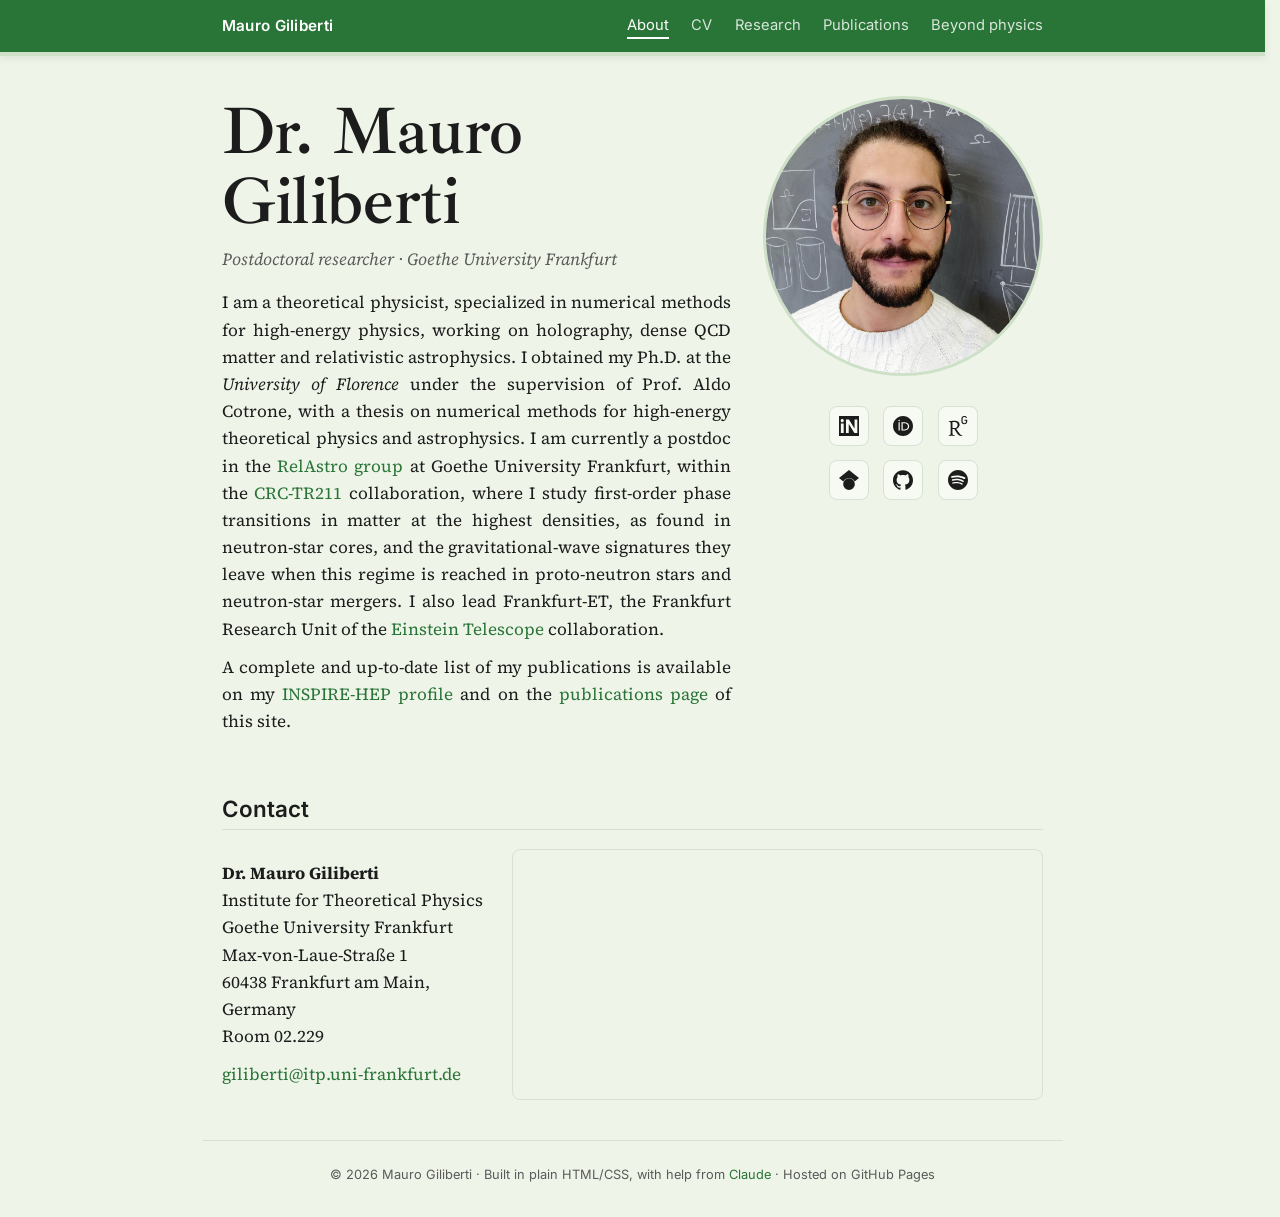
<file: index.html>
<!DOCTYPE html>
<html lang="en">
<head>
  <meta charset="UTF-8" />
  <meta name="viewport" content="width=device-width, initial-scale=1.0" />
  <title>Mauro Giliberti — Theoretical Physicist</title>
  <meta name="description" content="Personal webpage of Mauro Giliberti, postdoctoral researcher at Goethe University Frankfurt, working on holography and the physics of dense QCD matter." />
  <link rel="stylesheet" href="style.css" />
  <link rel="icon" type="image/svg+xml" href="images/favicon.svg" />
  <script src="transitions.js"></script>

  <!-- Open Graph / Twitter preview card -->
  <meta property="og:type" content="profile" />
  <meta property="og:title" content="Dr. Mauro Giliberti — Theoretical Physicist" />
  <meta property="og:description" content="Postdoctoral researcher at Goethe University Frankfurt. Holography and phase transitions in dense QCD matter." />
  <meta property="og:url" content="https://cu2mauro.github.io/" />
  <meta property="og:image" content="https://cu2mauro.github.io/images/profile.jpg" />
  <meta name="twitter:card" content="summary" />
  <meta name="twitter:title" content="Dr. Mauro Giliberti — Theoretical Physicist" />
  <meta name="twitter:description" content="Postdoctoral researcher at Goethe University Frankfurt. Holography and phase transitions in dense QCD matter." />
  <meta name="twitter:image" content="https://cu2mauro.github.io/images/profile.jpg" />
</head>
<body>

  <nav class="topnav">
    <div class="inner">
      <span class="name"><a href="index.html">Mauro Giliberti</a></span>
      <ul>
        <li><a href="index.html" class="active">About</a></li>
        <li><a href="cv.html">CV</a></li>
        <li><a href="research.html">Research</a></li>
        <li><a href="publications.html">Publications</a></li>
        <li><a href="outreach.html">Beyond physics</a></li>
      </ul>
    </div>
  </nav>

  <main>
    <section>
      <div class="hero">
        <div class="text">
          <h1>Dr. Mauro Giliberti</h1>
          <p class="subtitle">Postdoctoral researcher · Goethe University Frankfurt</p>
          <p>
            I am a theoretical physicist, specialized in numerical methods for high-energy physics,
            working on holography, dense QCD matter and relativistic astrophysics. I obtained my Ph.D. at the
            <em>University of Florence</em> under the supervision of Prof. Aldo Cotrone, with a thesis on
            numerical methods for high-energy theoretical
            physics and astrophysics. I am currently a postdoc in the
            <a href="https://relastro.uni-frankfurt.de">RelAstro group</a>
            at Goethe University Frankfurt, within the
            <a href="https://crc-tr211.org">CRC-TR211</a> collaboration,
            where I study first-order phase transitions in matter at the highest
            densities, as found in neutron-star cores, and the gravitational-wave
            signatures they leave when this regime is reached in proto-neutron
            stars and neutron-star mergers. I also lead
            Frankfurt-ET, the Frankfurt Research Unit of the
            <a href="https://einsteintelescope.eu">Einstein Telescope</a> collaboration.
          </p>
          <p>
            A complete and up-to-date list of my publications is available on
            my
            <a href="https://inspirehep.net/authors/2707823">INSPIRE-HEP profile</a>
            and on the <a href="publications.html">publications page</a> of this site.
          </p>

        </div>

        <div class="photo">
          <img src="images/profile.jpg" alt="Mauro Giliberti" onerror="this.style.display='none'"/>
          <div class="icons">
            <a href="https://inspirehep.net/authors/2707823" title="INSPIRE-HEP">
              <svg viewBox="0 0 24 24" aria-hidden="true"><path d="M0 0v24h24V0H0zm3.873 3.6875c1.0359-.0008 1.8758.8391 1.875 1.875-.0003 1.035-.8399 1.8738-1.875 1.873C2.8387 7.4352 2.0003 6.5968 2 5.5625c-.0008-1.035.838-1.8747 1.873-1.875zm4.4903.5078h3.5312l6.7344 10.8125h.045V4.1953H22v16.1172h-3.5469l-6.7168-10.791h-.0468v10.791H8.3633V4.1953zm-6.123 4.7871s.013.0041 3.3886 0v11.2754H2.2402V8.9824z"/></svg>
            </a>
            <a href="https://orcid.org/0000-0001-6190-6947" title="ORCID">
              <svg viewBox="0 0 24 24" aria-hidden="true"><path d="M12 0C5.372 0 0 5.372 0 12s5.372 12 12 12 12-5.372 12-12S18.628 0 12 0zM7.369 4.378c.525 0 .947.431.947.947s-.422.947-.947.947a.95.95 0 0 1-.947-.947c0-.525.422-.947.947-.947zm-.722 3.038h1.444v10.041H6.647V7.416zm3.562 0h3.9c3.712 0 5.344 2.653 5.344 5.025 0 2.578-2.016 5.025-5.325 5.025h-3.919V7.416zm1.444 1.303v7.444h2.297c3.272 0 4.022-2.484 4.022-3.722 0-2.016-1.284-3.722-4.097-3.722h-2.222z"/></svg>
            </a>
            <a href="https://www.researchgate.net/profile/Mauro-Giliberti" title="ResearchGate">
              <svg viewBox="0 0 24 24" aria-hidden="true"><path d="M19.586 0c-.818 0-1.508.19-2.073.565-.563.377-.97.936-1.213 1.68a3.193 3.193 0 0 0-.112.437 8.365 8.365 0 0 0-.078.53 9 9 0 0 0-.05.727c-.01.282-.013.621-.013 1.016a31.121 31.123 0 0 0 .014 1.017 9 9 0 0 0 .05.727 7.946 7.946 0 0 0 .077.53h-.005a3.334 3.334 0 0 0 .113.438c.245.743.65 1.303 1.214 1.68.565.376 1.256.564 2.075.564.8 0 1.536-.213 2.105-.603.57-.39.94-.916 1.175-1.65.076-.235.135-.558.177-.93a10.9 10.9 0 0 0 .043-1.207v-.82c0-.095-.047-.142-.14-.142h-3.064c-.094 0-.14.047-.14.141v.956c0 .094.046.14.14.14h1.666c.056 0 .084.03.084.086 0 .36 0 .62-.036.865-.038.244-.1.447-.147.606-.108.385-.348.664-.638.876-.29.212-.738.35-1.227.35-.545 0-.901-.15-1.21-.353-.306-.203-.517-.454-.67-.915a3.136 3.136 0 0 1-.147-.762 17.366 17.367 0 0 1-.034-.656c-.01-.26-.014-.572-.014-.939a26.401 26.403 0 0 1 .014-.938 15.821 15.822 0 0 1 .035-.656 3.19 3.19 0 0 1 .148-.76 1.89 1.89 0 0 1 .742-1.01c.344-.244.593-.352 1.137-.352.508 0 .815.096 1.144.303.33.207.528.492.764.925.047.094.111.118.198.07l1.044-.43c.075-.048.09-.115.042-.199a3.549 3.549 0 0 0-.466-.742 3 3 0 0 0-.679-.607 3.313 3.313 0 0 0-.903-.41A4.068 4.068 0 0 0 19.586 0zM8.217 5.836c-1.69 0-3.036.086-4.297.086-1.146 0-2.291 0-3.007-.029v.831l1.088.2c.744.144 1.174.488 1.174 2.264v11.288c0 1.777-.43 2.12-1.174 2.263l-1.088.2v.832c.773-.029 2.12-.086 3.465-.086 1.29 0 2.951.057 3.667.086v-.831l-1.49-.2c-.773-.115-1.174-.487-1.174-2.264v-4.784c.688.057 1.29.057 2.206.057 1.748 3.123 3.41 5.472 4.355 6.56.86 1.032 2.177 1.691 3.839 1.691.487 0 1.003-.086 1.318-.23v-.744c-1.031 0-2.063-.716-2.808-1.518-1.26-1.376-2.95-3.582-4.355-6.074 2.32-.545 4.04-2.722 4.04-4.9 0-3.208-2.492-4.698-5.758-4.698zm-.515 1.29c2.406 0 3.839 1.26 3.839 3.552 0 2.263-1.547 3.782-4.097 3.782-.974 0-1.404-.03-2.063-.086v-7.19c.66-.059 1.547-.059 2.32-.059z"/></svg>
            </a>
            <a href="https://scholar.google.com/citations?user=Tfyb8n0AAAAJ&hl=en" title="Google Scholar">
              <svg viewBox="0 0 24 24" aria-hidden="true"><path d="M5.242 13.769L0 9.5 12 0l12 9.5-5.242 4.269C17.548 11.249 14.978 9.5 12 9.5c-2.977 0-5.548 1.748-6.758 4.269zM12 10a7 7 0 1 0 0 14 7 7 0 0 0 0-14z"/></svg>
            </a>
            <a href="https://github.com/cu2mauro" title="GitHub">
              <svg viewBox="0 0 24 24" aria-hidden="true"><path d="M12 .297c-6.63 0-12 5.373-12 12 0 5.303 3.438 9.8 8.205 11.385.6.113.82-.258.82-.577 0-.285-.01-1.04-.015-2.04-3.338.724-4.042-1.61-4.042-1.61C4.422 18.07 3.633 17.7 3.633 17.7c-1.087-.744.084-.729.084-.729 1.205.084 1.838 1.236 1.838 1.236 1.07 1.835 2.809 1.305 3.495.998.108-.776.417-1.305.76-1.605-2.665-.3-5.466-1.332-5.466-5.93 0-1.31.465-2.38 1.235-3.22-.135-.303-.54-1.523.105-3.176 0 0 1.005-.322 3.3 1.23.96-.267 1.98-.399 3-.405 1.02.006 2.04.138 3 .405 2.28-1.552 3.285-1.23 3.285-1.23.645 1.653.24 2.873.12 3.176.765.84 1.23 1.91 1.23 3.22 0 4.61-2.805 5.625-5.475 5.92.42.36.81 1.096.81 2.22 0 1.606-.015 2.896-.015 3.286 0 .315.21.69.825.57C20.565 22.092 24 17.592 24 12.297c0-6.627-5.373-12-12-12"/></svg>
            </a>
            <a href="https://open.spotify.com/user/11128332862" title="Spotify">
              <svg viewBox="0 0 24 24" aria-hidden="true"><path d="M12 0C5.4 0 0 5.4 0 12s5.4 12 12 12 12-5.4 12-12S18.66 0 12 0zm5.521 17.34c-.24.359-.66.48-1.021.24-2.82-1.74-6.36-2.101-10.561-1.141-.418.122-.779-.179-.899-.539-.12-.421.18-.78.54-.9 4.56-1.021 8.52-.6 11.64 1.32.42.18.479.659.301 1.02zm1.44-3.3c-.301.42-.841.6-1.262.3-3.239-1.98-8.159-2.58-11.939-1.38-.479.12-1.02-.12-1.14-.6-.12-.48.12-1.021.6-1.141C9.6 9.9 15 10.561 18.72 12.84c.361.181.54.78.241 1.2zm.12-3.36C15.24 8.4 8.82 8.16 5.16 9.301c-.6.179-1.2-.181-1.38-.721-.18-.601.18-1.2.72-1.381 4.26-1.26 11.28-1.02 15.721 1.621.539.3.719 1.02.419 1.56-.299.421-1.02.599-1.559.3z"/></svg>
            </a>
          </div>
        </div>
      </div>
    </section>

    <section class="contact">
      <h2>Contact</h2>
      <div class="contact-grid">
        <div>
          <p>
            <strong>Dr. Mauro Giliberti</strong><br/>
            Institute for Theoretical Physics<br/>
            Goethe University Frankfurt<br/>
            Max-von-Laue-Straße 1<br/>
            60438 Frankfurt am Main, Germany<br/>
            Room 02.229
          </p>
          <p><a href="mailto:giliberti@itp.uni-frankfurt.de">giliberti@itp.uni-frankfurt.de</a></p>
        </div>
        <iframe class="map" title="Map: Physics building, Riedberg campus"
          src="https://www.openstreetmap.org/export/embed.html?bbox=8.6262%2C50.1712%2C8.6382%2C50.1772&amp;layer=mapnik&amp;marker=50.1742%2C8.6322"
          loading="lazy"></iframe>
      </div>
    </section>
  </main>

  <footer>
    © <span id="year"></span> Mauro Giliberti · Built in plain HTML/CSS, with help from <a href="https://claude.ai">Claude</a> · Hosted on GitHub Pages
  </footer>
  <script>document.getElementById('year').textContent = new Date().getFullYear();</script>
</body>
</html>
</file>
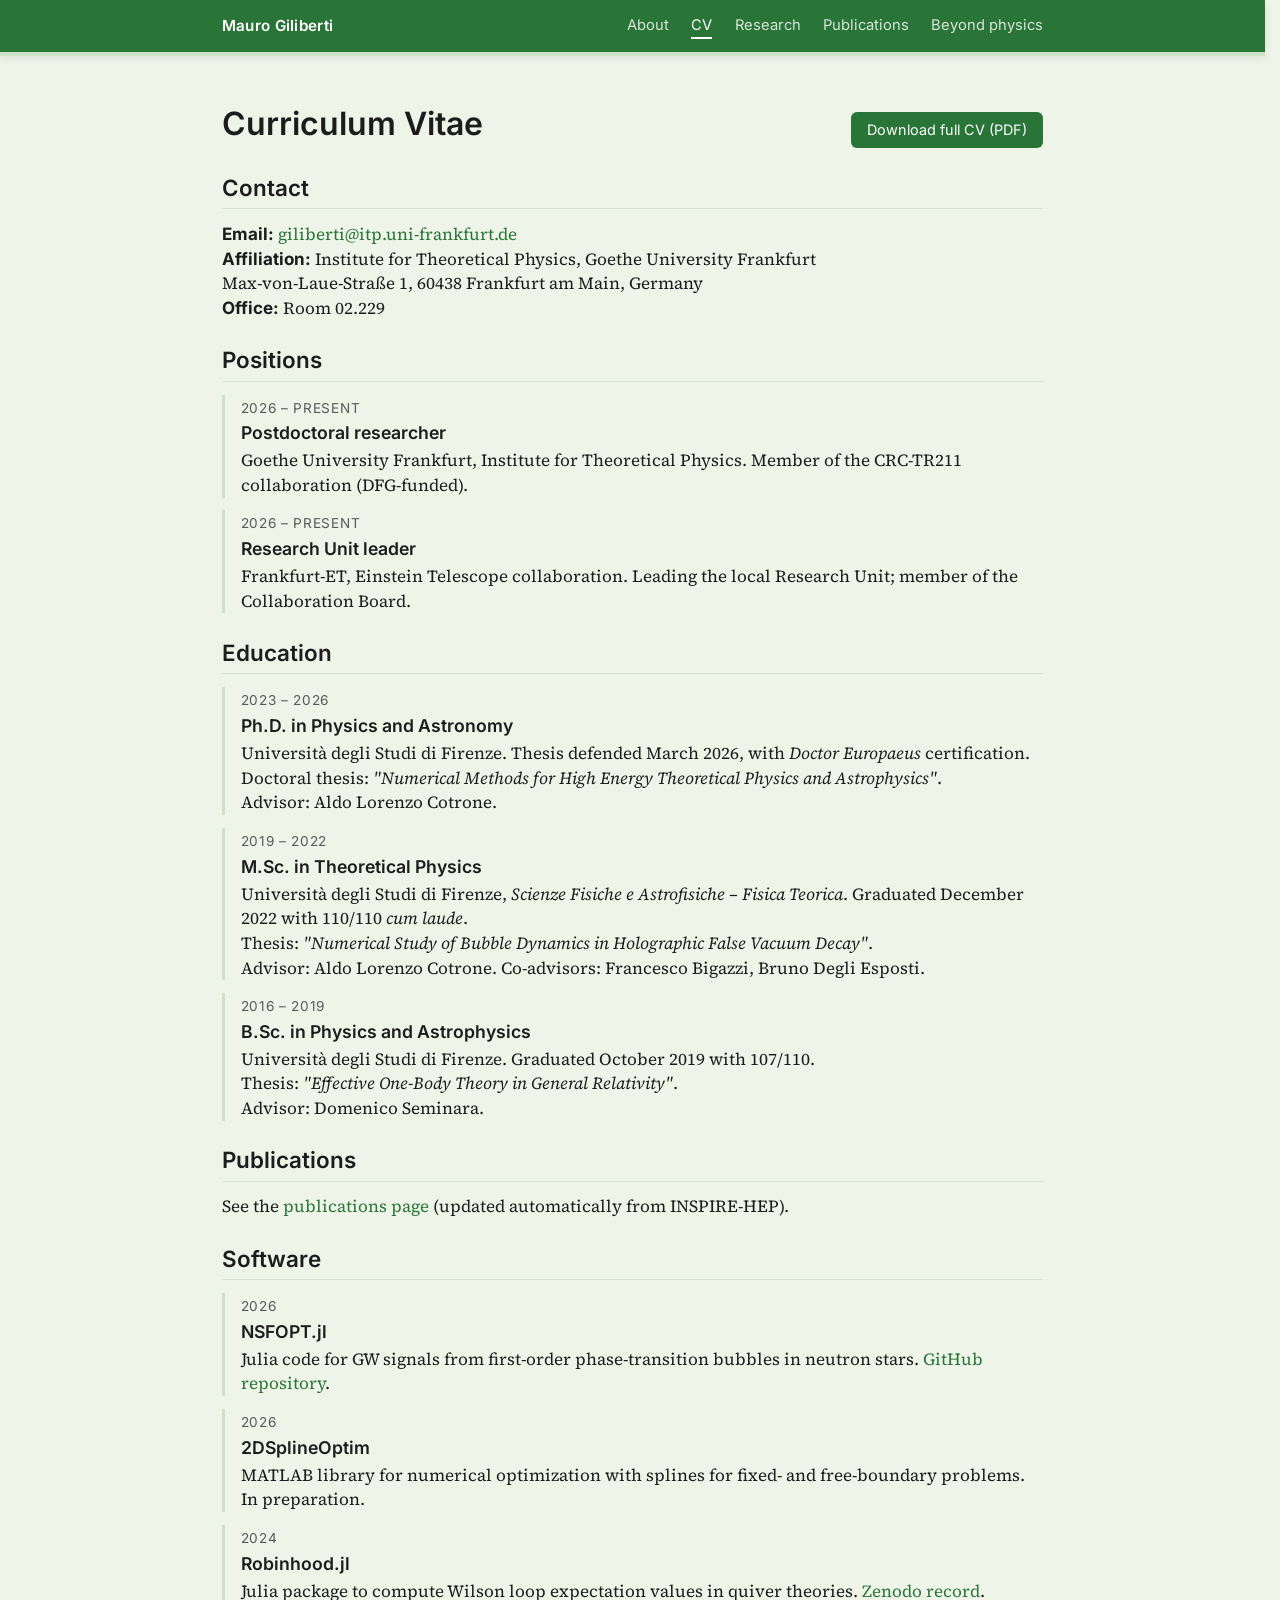
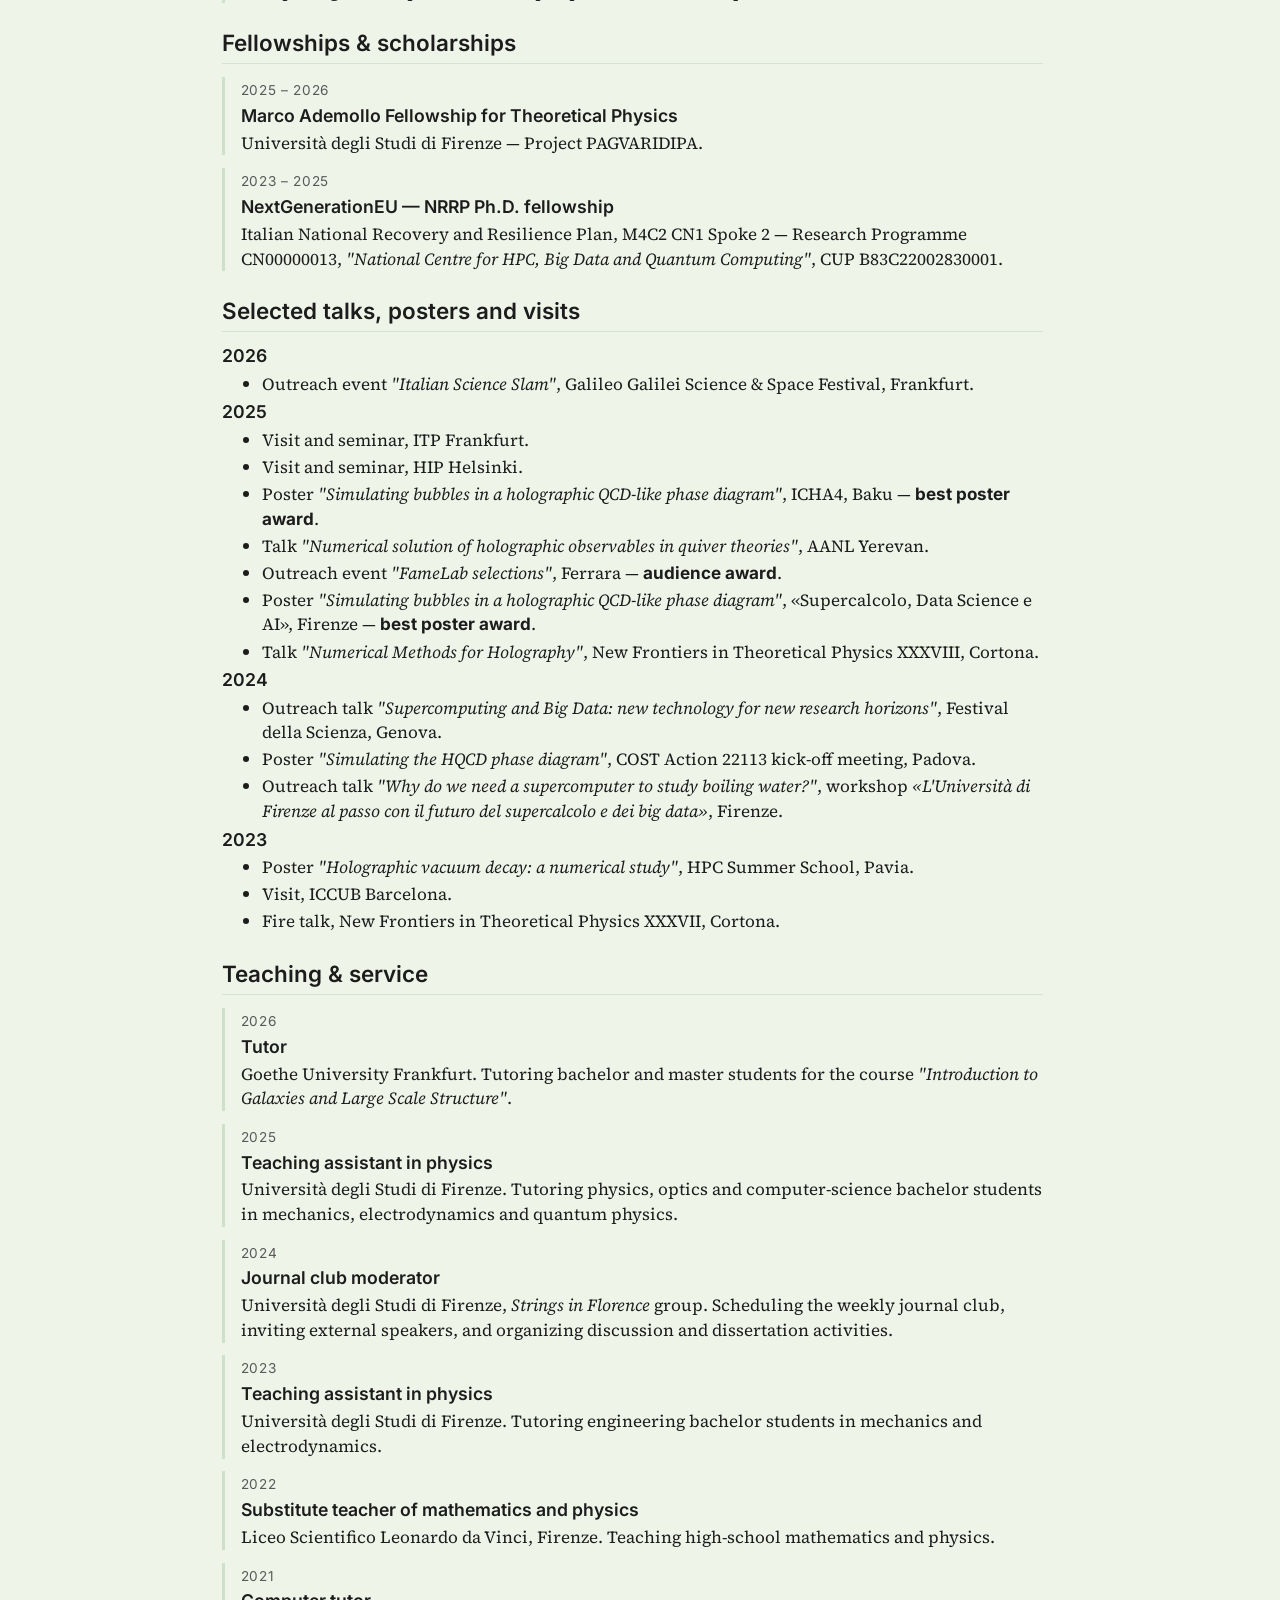
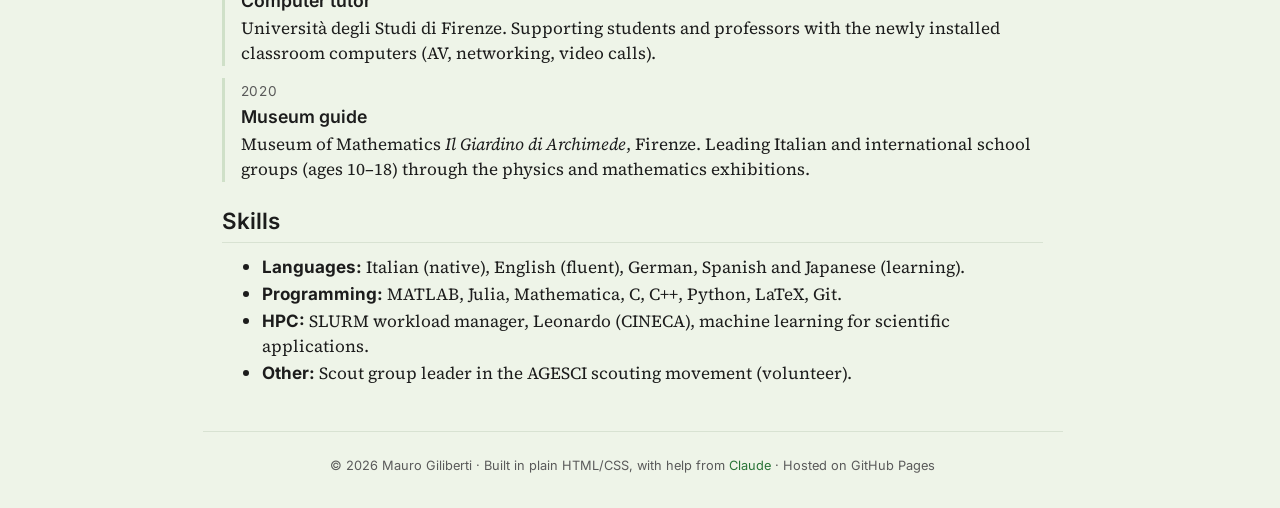
<file: cv.html>
<!DOCTYPE html>
<html lang="en">
<head>
  <meta charset="UTF-8" />
  <meta name="viewport" content="width=device-width, initial-scale=1.0" />
  <title>CV — Mauro Giliberti</title>
  <link rel="stylesheet" href="style.css" />
  <link rel="icon" type="image/svg+xml" href="images/favicon.svg" />
  <script src="transitions.js"></script>

  <!-- Open Graph / Twitter preview card -->
  <meta property="og:type" content="profile" />
  <meta property="og:title" content="CV — Mauro Giliberti" />
  <meta property="og:description" content="Curriculum vitae of Mauro Giliberti, postdoctoral researcher at Goethe University Frankfurt." />
  <meta property="og:url" content="https://cu2mauro.github.io/cv.html" />
  <meta property="og:image" content="https://cu2mauro.github.io/images/profile.jpg" />
  <meta name="twitter:card" content="summary" />
  <meta name="twitter:title" content="CV — Mauro Giliberti" />
  <meta name="twitter:description" content="Curriculum vitae of Mauro Giliberti, postdoctoral researcher at Goethe University Frankfurt." />
  <meta name="twitter:image" content="https://cu2mauro.github.io/images/profile.jpg" />
</head>
<body>

  <nav class="topnav">
    <div class="inner">
      <span class="name"><a href="index.html">Mauro Giliberti</a></span>
      <ul>
        <li><a href="index.html">About</a></li>
        <li><a href="cv.html" class="active">CV</a></li>
        <li><a href="research.html">Research</a></li>
        <li><a href="publications.html">Publications</a></li>
        <li><a href="outreach.html">Beyond physics</a></li>
      </ul>
    </div>
  </nav>

  <main>
    <section class="cv-block">
      <div class="cv-header">
        <h1>Curriculum Vitae</h1>
        <p><a class="cv-download" href="CV/Giliberti_CV.pdf">Download full CV (PDF)</a></p>
      </div>

      <h2>Contact</h2>
      <p>
        <strong>Email:</strong> <a href="mailto:giliberti@itp.uni-frankfurt.de">giliberti@itp.uni-frankfurt.de</a><br/>
        <strong>Affiliation:</strong> Institute for Theoretical Physics, Goethe University Frankfurt<br/>
        Max-von-Laue-Straße 1, 60438 Frankfurt am Main, Germany<br/>
        <strong>Office:</strong> Room 02.229
      </p>

      <h2>Positions</h2>
      <div class="cv-entry">
        <span class="when">2026 – present</span>
        <h3>Postdoctoral researcher</h3>
        <p>Goethe University Frankfurt, Institute for Theoretical Physics. Member of the CRC-TR211 collaboration (DFG-funded).</p>
      </div>
      <div class="cv-entry">
        <span class="when">2026 – present</span>
        <h3>Research Unit leader</h3>
        <p>Frankfurt-ET, Einstein Telescope collaboration. Leading the local Research Unit; member of the Collaboration Board.</p>
      </div>

      <h2>Education</h2>
      <div class="cv-entry">
        <span class="when">2023 – 2026</span>
        <h3>Ph.D. in Physics and Astronomy</h3>
        <p>
          Università degli Studi di Firenze. Thesis defended March 2026, with <em>Doctor Europaeus</em> certification.<br/>
          Doctoral thesis: <em>"Numerical Methods for High Energy Theoretical Physics and Astrophysics"</em>.<br/>
          Advisor: Aldo Lorenzo Cotrone.
        </p>
      </div>
      <div class="cv-entry">
        <span class="when">2019 – 2022</span>
        <h3>M.Sc. in Theoretical Physics</h3>
        <p>
          Università degli Studi di Firenze, <em>Scienze Fisiche e Astrofisiche – Fisica Teorica</em>. Graduated December 2022 with 110/110 <em>cum laude</em>.<br/>
          Thesis: <em>"Numerical Study of Bubble Dynamics in Holographic False Vacuum Decay"</em>.<br/>
          Advisor: Aldo Lorenzo Cotrone. Co-advisors: Francesco Bigazzi, Bruno Degli Esposti.
        </p>
      </div>
      <div class="cv-entry">
        <span class="when">2016 – 2019</span>
        <h3>B.Sc. in Physics and Astrophysics</h3>
        <p>
          Università degli Studi di Firenze. Graduated October 2019 with 107/110.<br/>
          Thesis: <em>"Effective One-Body Theory in General Relativity"</em>.<br/>
          Advisor: Domenico Seminara.
        </p>
      </div>

      <h2>Publications</h2>
      <p>See the <a href="publications.html">publications page</a> (updated automatically from INSPIRE-HEP).</p>

      <h2>Software</h2>
      <div class="cv-entry">
        <span class="when">2026</span>
        <h3>NSFOPT.jl</h3>
        <p>Julia code for GW signals from first-order phase-transition bubbles in neutron stars. <a href="https://github.com/cu2mauro/NSFOPT.jl/tree/publish">GitHub repository</a>.</p>
      </div>
      <div class="cv-entry">
        <span class="when">2026</span>
        <h3>2DSplineOptim</h3>
        <p>MATLAB library for numerical optimization with splines for fixed- and free-boundary problems. In preparation.</p>
      </div>
      <div class="cv-entry">
        <span class="when">2024</span>
        <h3>Robinhood.jl</h3>
        <p>Julia package to compute Wilson loop expectation values in quiver theories. <a href="https://doi.org/10.5281/zenodo.13758659">Zenodo record</a>.</p>
      </div>
      <h2>Fellowships &amp; scholarships</h2>
      <div class="cv-entry">
        <span class="when">2025 – 2026</span>
        <h3>Marco Ademollo Fellowship for Theoretical Physics</h3>
        <p>Università degli Studi di Firenze — Project PAGVARIDIPA.</p>
      </div>
      <div class="cv-entry">
        <span class="when">2023 – 2025</span>
        <h3>NextGenerationEU — NRRP Ph.D. fellowship</h3>
        <p>Italian National Recovery and Resilience Plan, M4C2 CN1 Spoke 2 — Research Programme CN00000013, <em>"National Centre for HPC, Big Data and Quantum Computing"</em>, CUP B83C22002830001.</p>
      </div>

      <h2>Selected talks, posters and visits</h2>
      <h3>2026</h3>
      <ul>
        <li>Outreach event <em>"Italian Science Slam"</em>, Galileo Galilei Science &amp; Space Festival, Frankfurt.</li>
      </ul>
      <h3>2025</h3>
      <ul>
        <li>Visit and seminar, ITP Frankfurt.</li>
        <li>Visit and seminar, HIP Helsinki.</li>
        <li>Poster <em>"Simulating bubbles in a holographic QCD-like phase diagram"</em>, ICHA4, Baku — <strong>best poster award</strong>.</li>
        <li>Talk <em>"Numerical solution of holographic observables in quiver theories"</em>, AANL Yerevan.</li>
        <li>Outreach event <em>"FameLab selections"</em>, Ferrara — <strong>audience award</strong>.</li>
        <li>Poster <em>"Simulating bubbles in a holographic QCD-like phase diagram"</em>, «Supercalcolo, Data Science e AI», Firenze — <strong>best poster award</strong>.</li>
        <li>Talk <em>"Numerical Methods for Holography"</em>, New Frontiers in Theoretical Physics XXXVIII, Cortona.</li>
      </ul>
      <h3>2024</h3>
      <ul>
        <li>Outreach talk <em>"Supercomputing and Big Data: new technology for new research horizons"</em>, Festival della Scienza, Genova.</li>
        <li>Poster <em>"Simulating the HQCD phase diagram"</em>, COST Action 22113 kick-off meeting, Padova.</li>
        <li>Outreach talk <em>"Why do we need a supercomputer to study boiling water?"</em>, workshop <em>«L'Università di Firenze al passo con il futuro del supercalcolo e dei big data»</em>, Firenze.</li>
      </ul>
      <h3>2023</h3>
      <ul>
        <li>Poster <em>"Holographic vacuum decay: a numerical study"</em>, HPC Summer School, Pavia.</li>
        <li>Visit, ICCUB Barcelona.</li>
        <li>Fire talk, New Frontiers in Theoretical Physics XXXVII, Cortona.</li>
      </ul>

      <h2>Teaching &amp; service</h2>
      <div class="cv-entry">
        <span class="when">2026</span>
        <h3>Tutor</h3>
        <p>Goethe University Frankfurt. Tutoring bachelor and master students for the course <em>"Introduction to Galaxies and Large Scale Structure"</em>.</p>
      </div>
      <div class="cv-entry">
        <span class="when">2025</span>
        <h3>Teaching assistant in physics</h3>
        <p>Università degli Studi di Firenze. Tutoring physics, optics and computer-science bachelor students in mechanics, electrodynamics and quantum physics.</p>
      </div>
      <div class="cv-entry">
        <span class="when">2024</span>
        <h3>Journal club moderator</h3>
        <p>Università degli Studi di Firenze, <em>Strings in Florence</em> group. Scheduling the weekly journal club, inviting external speakers, and organizing discussion and dissertation activities.</p>
      </div>
      <div class="cv-entry">
        <span class="when">2023</span>
        <h3>Teaching assistant in physics</h3>
        <p>Università degli Studi di Firenze. Tutoring engineering bachelor students in mechanics and electrodynamics.</p>
      </div>
      <div class="cv-entry">
        <span class="when">2022</span>
        <h3>Substitute teacher of mathematics and physics</h3>
        <p>Liceo Scientifico Leonardo da Vinci, Firenze. Teaching high-school mathematics and physics.</p>
      </div>
      <div class="cv-entry">
        <span class="when">2021</span>
        <h3>Computer tutor</h3>
        <p>Università degli Studi di Firenze. Supporting students and professors with the newly installed classroom computers (AV, networking, video calls).</p>
      </div>
      <div class="cv-entry">
        <span class="when">2020</span>
        <h3>Museum guide</h3>
        <p>Museum of Mathematics <em>Il Giardino di Archimede</em>, Firenze. Leading Italian and international school groups (ages 10–18) through the physics and mathematics exhibitions.</p>
      </div>
      <h2>Skills</h2>
      <ul>
        <li><strong>Languages:</strong> Italian (native), English (fluent), German, Spanish and Japanese (learning).</li>
        <li><strong>Programming:</strong> MATLAB, Julia, Mathematica, C, C++, Python, LaTeX, Git.</li>
        <li><strong>HPC:</strong> SLURM workload manager, Leonardo (CINECA), machine learning for scientific applications.</li>
        <li><strong>Other:</strong> Scout group leader in the AGESCI scouting movement (volunteer).</li>
      </ul>

    </section>
  </main>

  <footer>
    © <span id="year"></span> Mauro Giliberti · Built in plain HTML/CSS, with help from <a href="https://claude.ai">Claude</a> · Hosted on GitHub Pages
  </footer>
  <script>document.getElementById('year').textContent = new Date().getFullYear();</script>
</body>
</html>
</file>
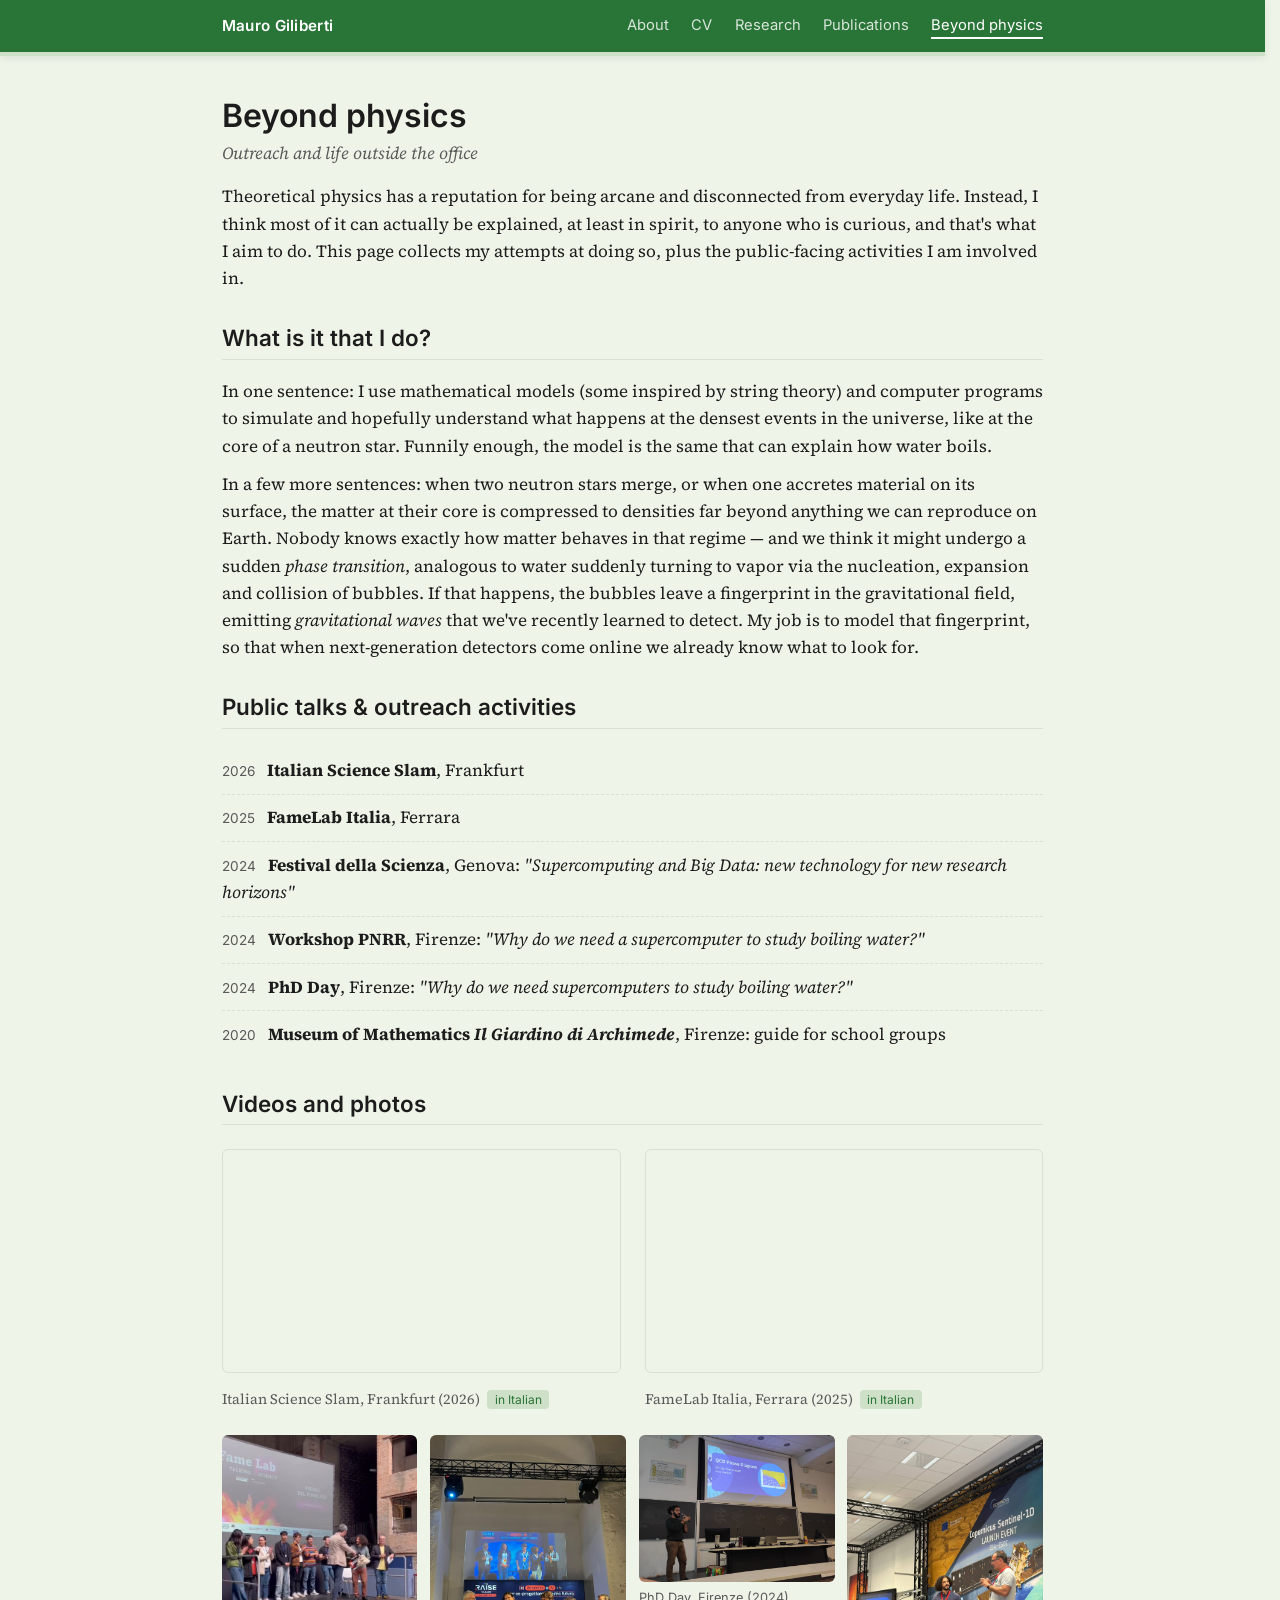
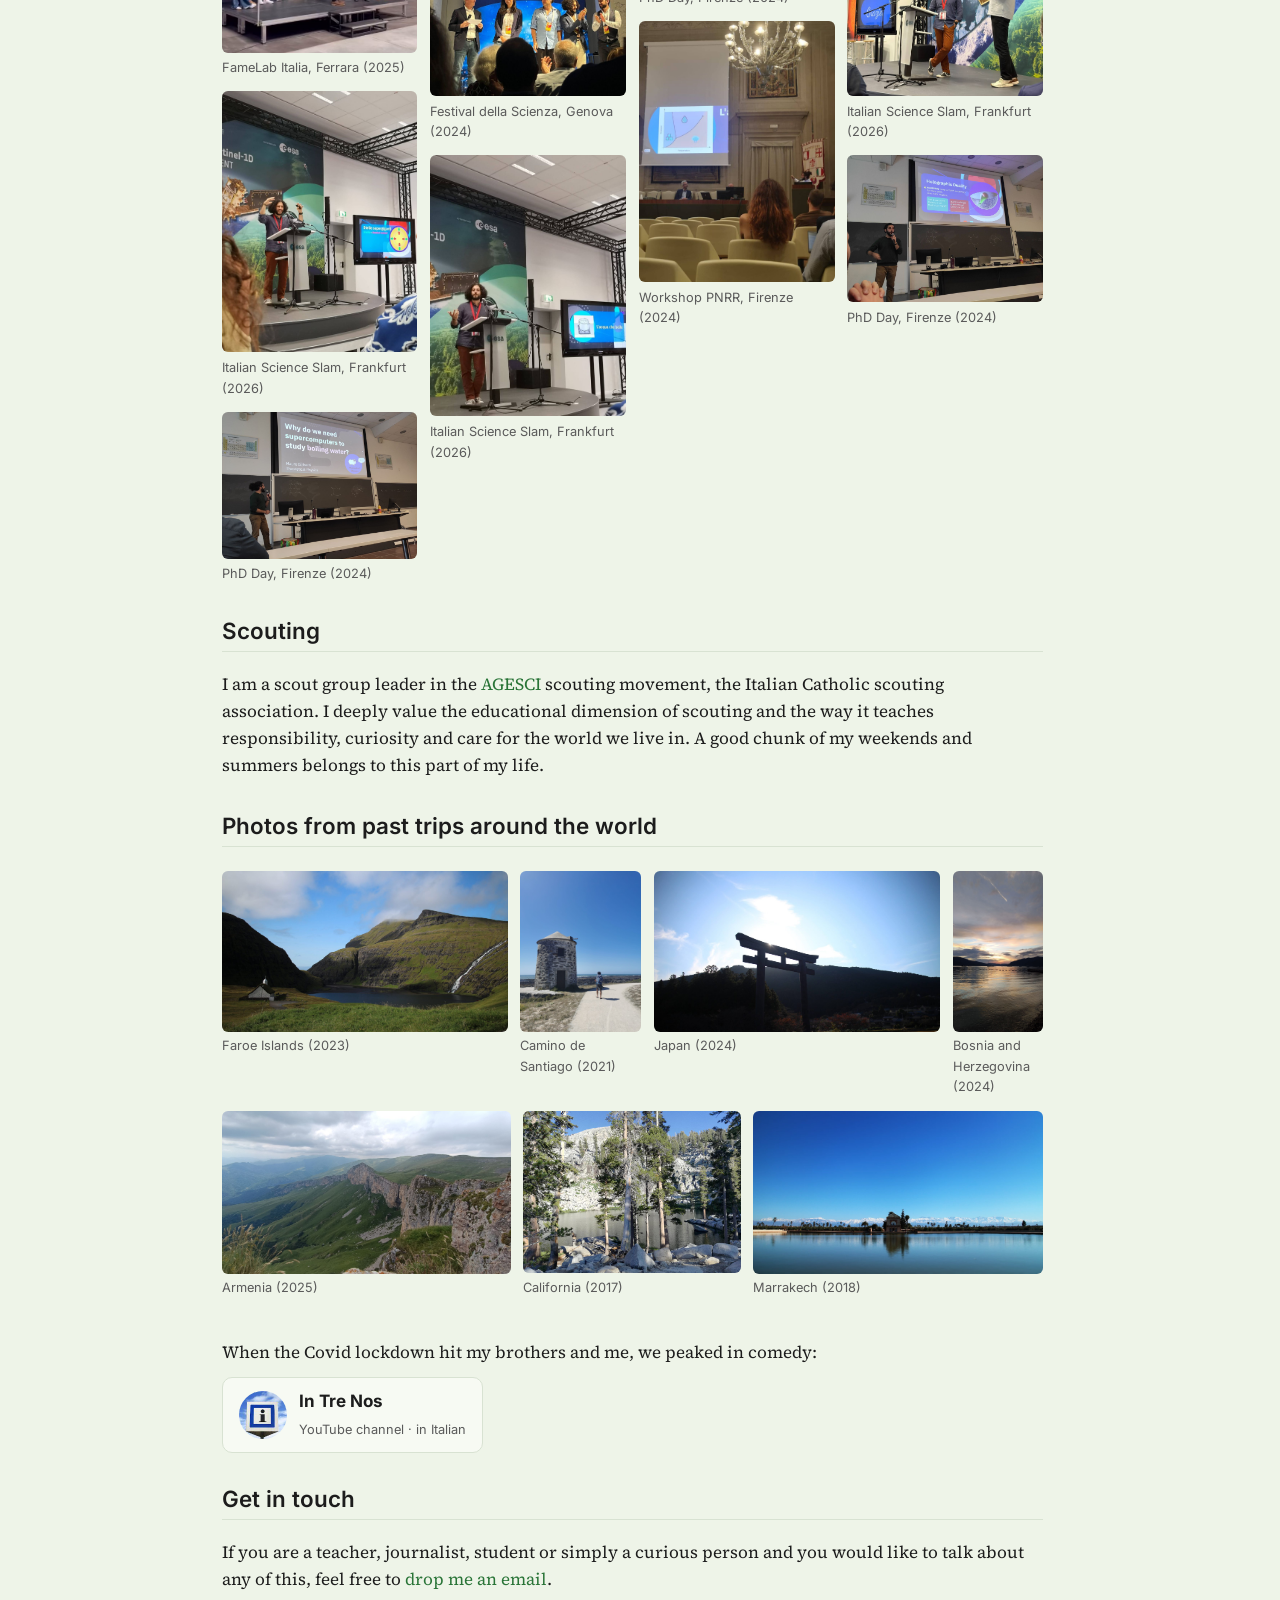
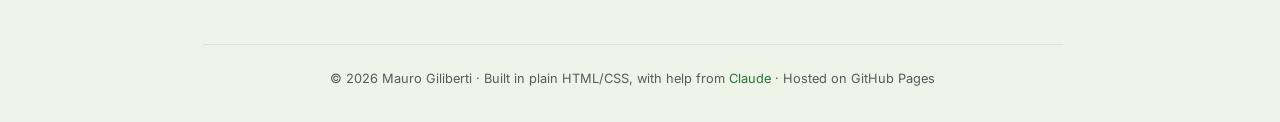
<file: outreach.html>
<!DOCTYPE html>
<html lang="en">
<head>
  <meta charset="UTF-8" />
  <meta name="viewport" content="width=device-width, initial-scale=1.0" />
  <title>Beyond physics — Mauro Giliberti</title>
  <link rel="stylesheet" href="style.css" />
  <link rel="icon" type="image/svg+xml" href="images/favicon.svg" />
  <script src="transitions.js"></script>

  <!-- Open Graph / Twitter preview card -->
  <meta property="og:type" content="article" />
  <meta property="og:title" content="Beyond physics — Mauro Giliberti" />
  <meta property="og:description" content="Outreach and life outside the office." />
  <meta property="og:url" content="https://cu2mauro.github.io/outreach.html" />
  <meta property="og:image" content="https://cu2mauro.github.io/images/profile.jpg" />
  <meta name="twitter:card" content="summary" />
  <meta name="twitter:title" content="Beyond physics — Mauro Giliberti" />
  <meta name="twitter:description" content="Outreach and life outside the office." />
  <meta name="twitter:image" content="https://cu2mauro.github.io/images/profile.jpg" />
</head>
<body>

  <nav class="topnav">
    <div class="inner">
      <span class="name"><a href="index.html">Mauro Giliberti</a></span>
      <ul>
        <li><a href="index.html">About</a></li>
        <li><a href="cv.html">CV</a></li>
        <li><a href="research.html">Research</a></li>
        <li><a href="publications.html">Publications</a></li>
        <li><a href="outreach.html" class="active">Beyond physics</a></li>
      </ul>
    </div>
  </nav>

  <main>
    <section>
      <h1>Beyond physics</h1>
      <p class="subtitle">Outreach and life outside the office</p>

      <p>
        Theoretical physics has a reputation for being arcane and disconnected
        from everyday life. Instead, I think most of it can actually be explained, at
        least in spirit, to anyone who is curious, and that's what I aim to do. This page collects my
        attempts at doing so, plus the public-facing activities I am involved in.
      </p>

      <h2>What is it that I do?</h2>
      <p>
        In one sentence: I use mathematical models (some inspired by string theory)
        and computer programs to simulate and hopefully understand what happens at the densest events in the universe, like at the
        core of a neutron star. Funnily enough, the model
        is the same that can explain how water boils.
      </p>
      <p>
        In a few more sentences: when two neutron stars merge, or when one accretes material on its surface, the matter at
        their core is compressed to densities far beyond anything we can
        reproduce on Earth. Nobody knows exactly how matter behaves in that
        regime — and we think it might undergo a sudden <em>phase transition</em>,
        analogous to water suddenly turning to vapor via the nucleation, expansion and collision of bubbles. If that happens, the bubbles
        leave a fingerprint in the gravitational field, emitting <em>gravitational waves</em> that we've recently learned to detect.
        My job is to model that fingerprint, so that when next-generation
        detectors come online we already know what to look for.
      </p>

      <h2>Public talks &amp; outreach activities</h2>
      <ul class="talks-list">
        <li>
          <span class="talk-date">2026</span>
          <strong>Italian Science Slam</strong>, Frankfurt
        </li>
        <li>
          <span class="talk-date">2025</span>
          <strong>FameLab Italia</strong>, Ferrara
        </li>
        <li>
          <span class="talk-date">2024</span>
          <strong>Festival della Scienza</strong>, Genova: <em>"Supercomputing and Big Data: new technology for new research horizons"</em>
        </li>
        <li>
          <span class="talk-date">2024</span>
          <strong>Workshop PNRR</strong>, Firenze: <em>"Why do we need a supercomputer to study boiling water?"</em>
        </li>
        <li>
          <span class="talk-date">2024</span>
          <strong>PhD Day</strong>, Firenze: <em>"Why do we need supercomputers to study boiling water?"</em>
        </li>
        <li>
          <span class="talk-date">2020</span>
          <strong>Museum of Mathematics <em>Il Giardino di Archimede</em></strong>, Firenze: guide for school groups
        </li>
      </ul>

      <h2>Videos and photos</h2>
      <div class="video-grid">
        <figure class="video">
          <iframe src="https://www.youtube-nocookie.com/embed/FBQ_huXDlfs?start=667"
            title="Italian Science Slam 2026" loading="lazy" allowfullscreen
            allow="accelerometer; encrypted-media; gyroscope; picture-in-picture"></iframe>
          <figcaption>Italian Science Slam, Frankfurt (2026) <span class="lang">in Italian</span></figcaption>
        </figure>
        <figure class="video">
          <iframe src="https://www.youtube-nocookie.com/embed/VHk970u0fio"
            title="FameLab Italia, Ferrara 2025" loading="lazy" allowfullscreen
            allow="accelerometer; encrypted-media; gyroscope; picture-in-picture"></iframe>
          <figcaption>FameLab Italia, Ferrara (2025) <span class="lang">in Italian</span></figcaption>
        </figure>
      </div>

      <div class="photo-wall">
        <figure>
          <a href="images/outreach/famelab-ferrara.jpg"><img src="images/outreach/famelab-ferrara.jpg" alt="FameLab Italia, Ferrara (2025)" loading="lazy"/></a>
          <figcaption>FameLab Italia, Ferrara (2025)</figcaption>
        </figure>
        <figure>
          <a href="images/outreach/science-slam-2.jpg"><img src="images/outreach/science-slam-2.jpg" alt="Italian Science Slam, Frankfurt (2026)" loading="lazy"/></a>
          <figcaption>Italian Science Slam, Frankfurt (2026)</figcaption>
        </figure>
        <figure>
          <a href="images/outreach/boiling-water-1.jpg"><img src="images/outreach/boiling-water-1.jpg" alt="PhD Day, Firenze (2024)" loading="lazy"/></a>
          <figcaption>PhD Day, Firenze (2024)</figcaption>
        </figure>
        <figure>
          <a href="images/outreach/raise-village.jpg"><img src="images/outreach/raise-village.jpg" alt="Festival della Scienza, Genova (2024)" loading="lazy"/></a>
          <figcaption>Festival della Scienza, Genova (2024)</figcaption>
        </figure>
        <figure>
          <a href="images/outreach/science-slam-3.jpg"><img src="images/outreach/science-slam-3.jpg" alt="Italian Science Slam, Frankfurt (2026)" loading="lazy"/></a>
          <figcaption>Italian Science Slam, Frankfurt (2026)</figcaption>
        </figure>
        <figure>
          <a href="images/outreach/boiling-water-2.jpg"><img src="images/outreach/boiling-water-2.jpg" alt="PhD Day, Firenze (2024)" loading="lazy"/></a>
          <figcaption>PhD Day, Firenze (2024)</figcaption>
        </figure>
        <figure>
          <a href="images/outreach/talk-firenze-hall.jpg"><img src="images/outreach/talk-firenze-hall.jpg" alt="Workshop PNRR, Firenze (2024)" loading="lazy"/></a>
          <figcaption>Workshop PNRR, Firenze (2024)</figcaption>
        </figure>
        <figure>
          <a href="images/outreach/science-slam-1.jpg"><img src="images/outreach/science-slam-1.jpg" alt="Italian Science Slam, Frankfurt (2026)" loading="lazy"/></a>
          <figcaption>Italian Science Slam, Frankfurt (2026)</figcaption>
        </figure>
        <figure>
          <a href="images/outreach/boiling-water-3.jpg"><img src="images/outreach/boiling-water-3.jpg" alt="PhD Day, Firenze (2024)" loading="lazy"/></a>
          <figcaption>PhD Day, Firenze (2024)</figcaption>
        </figure>
      </div>

      <h2>Scouting</h2>
      <p>
        I am a scout group leader in the
        <a href="https://www.agesci.it/">AGESCI</a> scouting movement, the
        Italian Catholic scouting association. I deeply value the educational
        dimension of scouting and the way it teaches responsibility, curiosity
        and care for the world we live in. A good chunk of my weekends and
        summers belongs to this part of my life.
      </p>

      <h2>Photos from past trips around the world</h2>
      <div class="photo-rows">
        <div class="row">
          <figure style="flex: 1.780">
            <a href="images/travel/faroe-islands-2023.jpg"><img src="images/travel/faroe-islands-2023.jpg" alt="Faroe Islands (2023)" loading="lazy"/></a>
            <figcaption>Faroe Islands (2023)</figcaption>
          </figure>
          <figure style="flex: 0.750">
            <a href="images/travel/santiago-2021.jpg"><img src="images/travel/santiago-2021.jpg" alt="Camino de Santiago (2021)" loading="lazy"/></a>
            <figcaption>Camino de Santiago (2021)</figcaption>
          </figure>
          <figure style="flex: 1.780">
            <a href="images/travel/japan-2024.jpg"><img src="images/travel/japan-2024.jpg" alt="Japan (2024)" loading="lazy"/></a>
            <figcaption>Japan (2024)</figcaption>
          </figure>
          <figure style="flex: 0.565">
            <a href="images/travel/bosnia-herzegovina-2024.jpg"><img src="images/travel/bosnia-herzegovina-2024.jpg" alt="Bosnia and Herzegovina (2024)" loading="lazy"/></a>
            <figcaption>Bosnia and Herzegovina (2024)</figcaption>
          </figure>
        </div>
        <div class="row">
          <figure style="flex: 1.774">
            <a href="images/travel/armenia-2025.jpg"><img src="images/travel/armenia-2025.jpg" alt="Armenia (2025)" loading="lazy"/></a>
            <figcaption>Armenia (2025)</figcaption>
          </figure>
          <figure style="flex: 1.333">
            <a href="images/travel/california-2017.jpg"><img src="images/travel/california-2017.jpg" alt="California (2017)" loading="lazy"/></a>
            <figcaption>California (2017)</figcaption>
          </figure>
          <figure style="flex: 1.780">
            <a href="images/travel/marrakech-2018.jpg"><img src="images/travel/marrakech-2018.jpg" alt="Marrakech (2018)" loading="lazy"/></a>
            <figcaption>Marrakech (2018)</figcaption>
          </figure>
        </div>
      </div>

      <p class="standalone">
        When the Covid lockdown hit my brothers and me, we peaked in comedy:
      </p>
      <a class="channel-card" href="https://www.youtube.com/@InTreNos">
        <img src="images/intrenos.jpg" alt="" width="48" height="48"/>
        <span><strong>In Tre Nos</strong><br/><span class="lang">YouTube channel · in Italian</span></span>
      </a>

      <h2>Get in touch</h2>
      <p>
        If you are a teacher, journalist, student or simply a curious person
        and you would like to talk about any of this, feel free to
        <a href="mailto:giliberti@itp.uni-frankfurt.de">drop me an email</a>.
      </p>
    </section>
  </main>

  <footer>
    © <span id="year"></span> Mauro Giliberti · Built in plain HTML/CSS, with help from <a href="https://claude.ai">Claude</a> · Hosted on GitHub Pages
  </footer>
  <script>document.getElementById('year').textContent = new Date().getFullYear();</script>
</body>
</html>
</file>
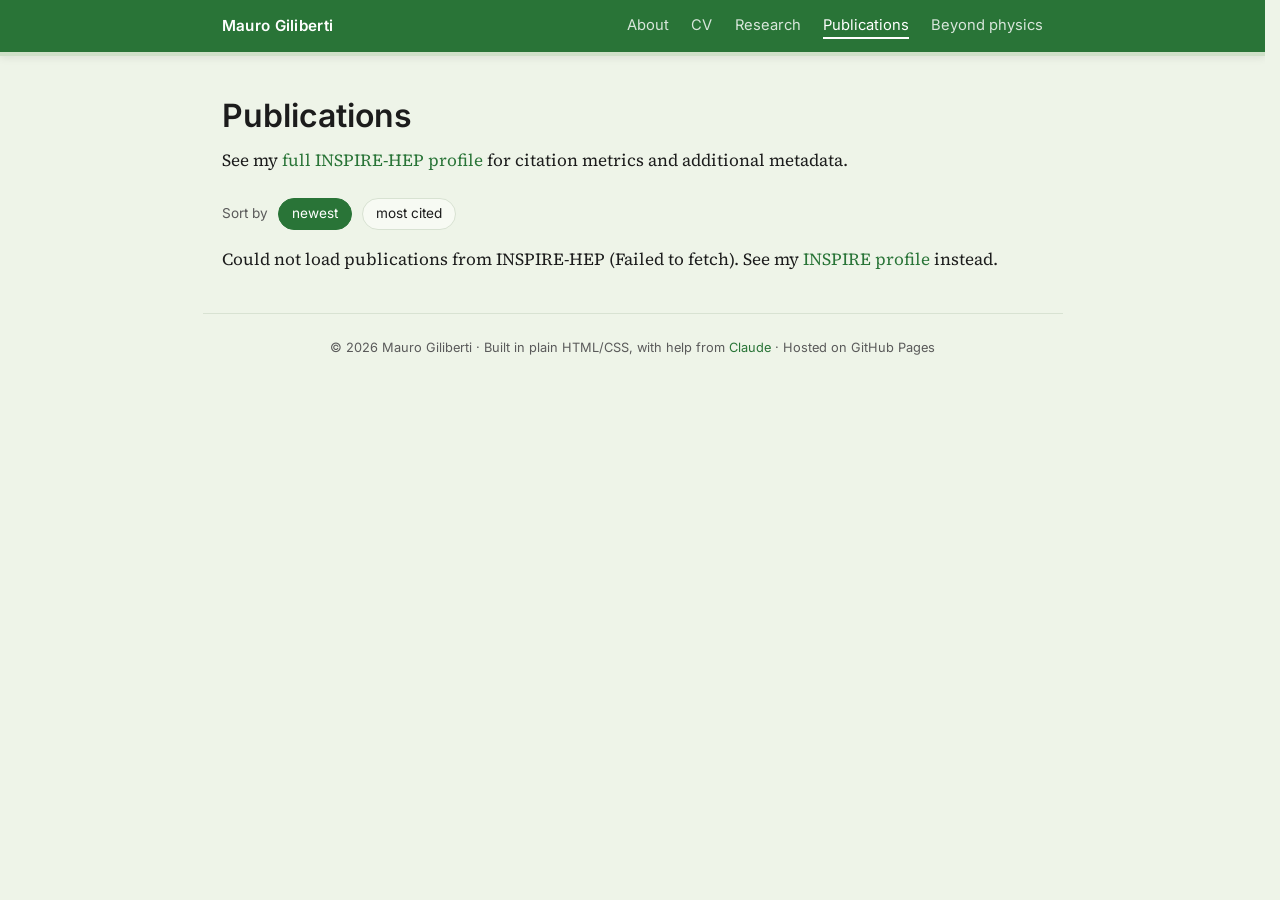
<file: publications.html>
<!DOCTYPE html>
<html lang="en">
<head>
  <meta charset="UTF-8" />
  <meta name="viewport" content="width=device-width, initial-scale=1.0" />
  <title>Publications — Mauro Giliberti</title>
  <link rel="stylesheet" href="style.css" />
  <link rel="icon" type="image/svg+xml" href="images/favicon.svg" />
  <script src="transitions.js"></script>

  <!-- Open Graph / Twitter preview card -->
  <meta property="og:type" content="article" />
  <meta property="og:title" content="Publications — Mauro Giliberti" />
  <meta property="og:description" content="Publications by Mauro Giliberti, automatically fetched from INSPIRE-HEP." />
  <meta property="og:url" content="https://cu2mauro.github.io/publications.html" />
  <meta property="og:image" content="https://cu2mauro.github.io/images/profile.jpg" />
  <meta name="twitter:card" content="summary" />
  <meta name="twitter:title" content="Publications — Mauro Giliberti" />
  <meta name="twitter:description" content="Publications by Mauro Giliberti, automatically fetched from INSPIRE-HEP." />
  <meta name="twitter:image" content="https://cu2mauro.github.io/images/profile.jpg" />
</head>
<body>

  <nav class="topnav">
    <div class="inner">
      <span class="name"><a href="index.html">Mauro Giliberti</a></span>
      <ul>
        <li><a href="index.html">About</a></li>
        <li><a href="cv.html">CV</a></li>
        <li><a href="research.html">Research</a></li>
        <li><a href="publications.html" class="active">Publications</a></li>
        <li><a href="outreach.html">Beyond physics</a></li>
      </ul>
    </div>
  </nav>

  <main>
    <section>
      <h1>Publications</h1>
      <p>
        See my
        <a href="https://inspirehep.net/authors/2707823">full INSPIRE-HEP profile</a>
        for citation metrics and additional metadata.
      </p>

      <div class="pub-sort" role="group" aria-label="Sort publications">
        Sort by
        <button type="button" data-sort="date" class="active">newest</button>
        <button type="button" data-sort="cites">most cited</button>
      </div>

      <ol class="pub-cards" id="pub-list">
        <li class="pub-loading">Loading publications from INSPIRE-HEP…</li>
      </ol>

      <noscript>
        <p>
          This page fetches publications dynamically from INSPIRE-HEP and requires JavaScript.
          With JavaScript disabled, please visit my
          <a href="https://inspirehep.net/authors/2707823">INSPIRE-HEP profile</a>
          directly.
        </p>
      </noscript>
    </section>
  </main>

  <footer>
    © <span id="year"></span> Mauro Giliberti · Built in plain HTML/CSS, with help from <a href="https://claude.ai">Claude</a> · Hosted on GitHub Pages
  </footer>

  <script>
    document.getElementById('year').textContent = new Date().getFullYear();

    /* =========================================================
       INSPIRE-HEP publication fetcher
       ---------------------------------------------------------
       Queries by INSPIRE author recid — found at the end of
       your author profile URL: https://inspirehep.net/authors/2707823
       ========================================================= */
    const AUTHOR_RECID = "2707823";
    const MAX_RESULTS = 250;   // records fetched (badges are computed over all of them)
    const MAX_SHOWN = 10;      // cards displayed for the current sort

    /* Figure shown for each paper: INSPIRE recid -> image URL/path, or an array for a panel grid.
       Papers not listed fall back to the first figure INSPIRE extracted (if any). */
    const FIGURE_OVERRIDES = {
      "2858883": "https://arxiv.org/html/2412.09588v1/Tmue_final.png",          // Bubble dynamics, Fig. 11 (top)
      "2973134": [1, 2, 3, 4].map(i => `https://arxiv.org/html/2509.19434v1/solution_${i}.png`), // HEE in quivers, Fig. 8
      "3207256": "https://arxiv.org/html/2609.29761v1/plotBubbles_crop.png",    // Multi-messenger, Fig. 2
      "2826326": "https://arxiv.org/html/2409.04539v1/exp3_strings.svg",       // Wilson loops, Fig. 15
    };

    let PUBS = [];

    async function fetchPublications() {
      const fields = [
        "titles", "authors", "arxiv_eprints", "publication_info", "dois",
        "control_number", "earliest_date", "citation_count", "figures", "document_type"
      ].join(",");

      const url = `https://inspirehep.net/api/literature`
        + `?q=${encodeURIComponent("authors.recid:" + AUTHOR_RECID)}`
        + `&sort=mostrecent`
        + `&size=${MAX_RESULTS}`
        + `&fields=${fields}`;

      const list = document.getElementById("pub-list");

      try {
        const res = await fetch(url);
        if (!res.ok) throw new Error("HTTP " + res.status);
        const data = await res.json();
        const hits = data.hits?.hits || [];

        if (hits.length === 0) {
          list.innerHTML =
            `<li>No publications found. Visit my <a href="https://inspirehep.net/authors/2707823">INSPIRE profile</a>.</li>`;
          return;
        }

        PUBS = hits.map(h => ({ ...h.metadata, recid: h.metadata.control_number || h.id }));

        // badges: newest and most cited (theses excluded from both)
        const papers = PUBS.filter(p => !isThesis(p));
        const newest = [...papers].sort(byDate)[0];
        const cited  = [...papers].sort(byCites)[0];
        if (newest) newest.badge = "newest";
        if (cited && cited.citation_count > 0) cited.badge = cited === newest ? "newest · most cited" : "most cited";
        PUBS.filter(isThesis).forEach(p => p.badge = "thesis");

        render("date");
      } catch (err) {
        console.error(err);
        list.innerHTML =
          `<li>Could not load publications from INSPIRE-HEP (${escapeHtml(err.message)}). ` +
          `See my <a href="https://inspirehep.net/authors/2707823">INSPIRE profile</a> instead.</li>`;
      }
    }

    function isThesis(p) { return (p.document_type || []).includes("thesis"); }
    function byDate(a, b)  { return (b.earliest_date || "").localeCompare(a.earliest_date || ""); }
    function byCites(a, b) { return (b.citation_count || 0) - (a.citation_count || 0) || byDate(a, b); }

    function render(mode) {
      const list = document.getElementById("pub-list");
      const sorted = [...PUBS].sort(mode === "cites" ? byCites : byDate).slice(0, MAX_SHOWN);
      list.innerHTML = "";
      sorted.forEach((m, i) => {
        const title = m.titles?.[0]?.title || "Untitled";
        const allAuthors = m.authors || [];
        const shownAuthors = allAuthors.slice(0, 6).map(renderAuthor).join(", ");
        const more = allAuthors.length > 6 ? ", et al." : "";
        const arxiv = m.arxiv_eprints?.[0]?.value;
        const doi = m.dois?.[0]?.value;

        const pi = m.publication_info?.[0];
        let venue = "";
        if (pi?.journal_title) {
          const vol  = pi.journal_volume ? ` ${escapeHtml(pi.journal_volume)}` : "";
          const page = pi.artid || pi.page_start || "";
          const year = pi.year ? ` (${pi.year})` : "";
          venue = `<strong>${escapeHtml(pi.journal_title)}</strong>${vol}${year}${page ? " " + escapeHtml(page) : ""}`;
        } else if (isThesis(m)) {
          venue = `<strong>Ph.D. thesis</strong>, Università degli Studi di Firenze`;
        }

        const fig = FIGURE_OVERRIDES[m.recid] || m.figures?.[0]?.url;
        const cites = m.citation_count || 0;

        const li = document.createElement("li");
        li.className = "pub-card";
        li.innerHTML =
          `<div class="pub-head">` +
            `<span class="pub-num">#${String(i + 1).padStart(2, "0")}</span>` +
            (m.badge ? `<span class="pub-badge">${m.badge}</span>` : "") +
          `</div>` +
          `<div class="pub-body">` +
            `<a class="pub-title" href="https://inspirehep.net/literature/${m.recid}">${escapeHtml(title)}</a>` +
            `<div class="pub-authors">${shownAuthors}${escapeHtml(more)}</div>` +
            (venue ? `<div class="pub-venue">${venue}</div>` : "") +
            `<div class="pub-links">` +
              (arxiv ? `<a href="https://arxiv.org/abs/${arxiv}">arXiv:${arxiv}</a>` : "") +
              (doi   ? `<a href="https://doi.org/${doi}">DOI</a>` : "") +
              `<a href="https://inspirehep.net/literature/${m.recid}">INSPIRE</a>` +
              `<span class="pub-cites">${cites} citation${cites === 1 ? "" : "s"}</span>` +
            `</div>` +
          `</div>` +
          (fig ? `<a class="pub-fig${Array.isArray(fig) ? " multi" : ""}" href="https://inspirehep.net/literature/${m.recid}">` +
                 [].concat(fig).map(src =>
                   `<img src="${src}" alt="Figure from: ${escapeHtml(title)}" onerror="this.remove()"/>`).join("") +
                 `</a>` : "");
        list.appendChild(li);
      });
      if (PUBS.length > MAX_SHOWN) {
        const more = document.createElement("li");
        more.className = "pub-more";
        more.innerHTML = `Showing ${MAX_SHOWN} of ${PUBS.length}. ` +
          `<a href="https://inspirehep.net/authors/${AUTHOR_RECID}">Full list on INSPIRE-HEP</a>.`;
        list.appendChild(more);
      }
    }

    document.querySelectorAll(".pub-sort button").forEach(btn => {
      btn.addEventListener("click", () => {
        document.querySelectorAll(".pub-sort button").forEach(b => b.classList.toggle("active", b === btn));
        render(btn.dataset.sort);
      });
    });

    /* Build "First Last" — fall back to reordering "Last, First" from full_name.
       If the author has an INSPIRE profile recid, wrap the name in a link. */
    function renderAuthor(a) {
      let display;
      if (a.first_name && a.last_name) {
        display = `${a.first_name} ${a.last_name}`;
      } else if (a.full_name && a.full_name.includes(",")) {
        const [last, ...rest] = a.full_name.split(",");
        display = `${rest.join(",").trim()} ${last.trim()}`.trim();
      } else {
        display = a.full_name || "";
      }
      const safe = escapeHtml(display);

      // Author profile recid is in record.$ref, e.g. .../api/authors/1234567
      const ref = a.record?.$ref || "";
      const m = ref.match(/\/authors\/(\d+)/);
      if (m) {
        const name = m[1] === AUTHOR_RECID ? `<strong>${safe}</strong>` : safe;
        return `<a href="https://inspirehep.net/authors/${m[1]}">${name}</a>`;
      }
      return safe;
    }

    function escapeHtml(s) {
      return String(s)
        .replace(/&/g, "&amp;")
        .replace(/</g, "&lt;")
        .replace(/>/g, "&gt;")
        .replace(/"/g, "&quot;")
        .replace(/'/g, "&#039;");
    }

    fetchPublications();
  </script>

</body>
</html>
</file>
<file: style.css>
/* =========================================================
   Shared stylesheet for cu2mauro.github.io
   Edit CSS variables in :root to retheme the whole site.
   ========================================================= */

/* ---------- Fonts (self-hosted, latin subset) ---------- */
@font-face {
  font-family: "Inter"; font-style: normal; font-weight: 100 900; font-display: swap;
  src: url("fonts/inter-latin-wght-normal.woff2") format("woff2");
}
@font-face {
  font-family: "Source Serif 4"; font-style: normal; font-weight: 200 900; font-display: swap;
  src: url("fonts/source-serif-4-latin-wght-normal.woff2") format("woff2");
}
@font-face {
  font-family: "Source Serif 4"; font-style: italic; font-weight: 200 900; font-display: swap;
  src: url("fonts/source-serif-4-latin-wght-italic.woff2") format("woff2");
}
@font-face {
  font-family: "Ibarra Real Nova"; font-style: normal; font-weight: 600; font-display: swap;
  src: url("fonts/ibarra-real-nova-latin-600-normal.woff2") format("woff2");
}

:root {
  --bg: #eef4e8;            /* faint green */
  --bg-card: #f7faf3;       /* slightly lighter for cards */
  --fg: #1c1c1c;
  --muted: #5a5a5a;
  --accent: #297437;        /* deep forest green */
  --accent-soft: #cfe0c8;
  --border: #d8e2d2;
  --nav-bg: var(--accent);
  --on-accent: #fff;        /* text on accent-colored buttons */
  --accent-hover: #224d2a;
  --max-width: 860px;
  --font-serif: "Source Serif 4", "Georgia", "Cambria", serif;
  --font-sans: "Inter", -apple-system, BlinkMacSystemFont, "Segoe UI", Helvetica, Arial, sans-serif;
  --font-name: "Ibarra Real Nova", "Georgia", serif;
  color-scheme: light dark;
}

/* ---------- Dark mode (follows the system setting) ---------- */
@media (prefers-color-scheme: dark) {
  :root {
    --bg: #121a14;
    --bg-card: #18231a;
    --fg: #e3eadf;
    --muted: #a3ae9f;
    --accent: #82c98f;
    --accent-soft: #2c4a31;
    --border: #2a3a2c;
    --nav-bg: #1f4d29;
    --on-accent: #0f1d11;
    --accent-hover: #a3dbad;
  }
  .map { filter: invert(0.9) hue-rotate(180deg) brightness(0.95); }
}

* { box-sizing: border-box; }
html {
  scroll-behavior: smooth;
  overflow-y: scroll;        /* always reserve scrollbar — prevents layout shift */
  scrollbar-gutter: stable;  /* modern browsers */
}
body {
  margin: 0;
  font-family: var(--font-serif);
  background: var(--bg);
  color: var(--fg);
  line-height: 1.6;
  font-size: 17px;
}

/* ---------- Top navigation ---------- */
nav.topnav {
  position: sticky;
  top: 0;
  background: var(--nav-bg);
  border-bottom: 4px solid var(--accent-soft);
  box-shadow: 0 2px 8px rgba(0,0,0,0.08);
  z-index: 100;
}
nav.topnav .inner {
  max-width: var(--max-width);
  margin: 0 auto;
  padding: 0.85rem 1.2rem;
  display: flex;
  justify-content: space-between;
  align-items: center;
  flex-wrap: wrap;
  gap: 0.5rem;
}
nav.topnav .name {
  font-weight: 600;
  font-family: var(--font-sans);
  font-size: 0.95rem;
  letter-spacing: 0.02em;
}
nav.topnav .name a { color: #fff; text-decoration: none; }
nav.topnav ul {
  list-style: none;
  display: flex;
  gap: 1.4rem;
  margin: 0;
  padding: 0;
  font-family: var(--font-sans);
  font-size: 0.92rem;
}
nav.topnav a {
  color: rgba(255, 255, 255, 0.82);
  text-decoration: none;
  transition: color 0.15s;
  padding-bottom: 3px;
  border-bottom: 2px solid transparent;
}
nav.topnav a:hover { color: #fff; }
nav.topnav a.active {
  color: #fff;
  border-bottom-color: #fff;
}

/* ---------- Page transitions (masks animated in transitions.js) ---------- */
@view-transition { navigation: auto; }
::view-transition-old(root),
::view-transition-new(root) { animation: none; mix-blend-mode: normal; }
::view-transition-group(vt-edge),
::view-transition-new(vt-edge) { animation: none; }
.vt-edge {
  position: fixed;
  inset: 0;
  width: 100vw;
  height: 100vh;
  pointer-events: none;
  view-transition-name: vt-edge;
}
.vt-edge .vt-stroke { fill: none; stroke: var(--accent); stroke-width: 5; stroke-linejoin: round; }

/* ---------- Layout ---------- */
main {
  max-width: var(--max-width);
  margin: 0 auto;
  padding: 2.5rem 1.2rem 2.5rem;
}
section {
  margin-bottom: 3rem;
  scroll-margin-top: 4rem;
}

h1, h2, h3 {
  font-family: var(--font-sans);
  font-weight: 600;
  line-height: 1.25;
}
h1 { font-size: 2rem; margin: 0 0 0.3rem; }
h2 {
  font-size: 1.4rem;
  border-bottom: 1px solid var(--border);
  padding-bottom: 0.4rem;
  margin-top: 2rem;
}
h3 { font-size: 1.1rem; margin-bottom: 0.3rem; }

a { color: var(--accent); text-decoration: none; }
a:hover { text-decoration: underline; }

p { margin: 0.7rem 0; }

/* ---------- Hero (used on index) ---------- */
.hero {
  display: flex;
  gap: 2rem;
  align-items: flex-start;
  flex-wrap: wrap;
}
.hero .text { flex: 1 1 320px; }
.hero .text p:not(.subtitle) { text-align: justify; hyphens: auto; }
.hero .photo { flex: 0 0 280px; text-align: center; }
.hero .photo .icons {
  display: grid;
  grid-template-columns: repeat(3, 40px);
  justify-content: center;
  margin-top: 1.4rem;
}
.hero .photo img {
  width: 280px;
  height: 280px;
  object-fit: cover;
  border-radius: 50%;
  border: 3px solid var(--accent-soft);
}
.hero h1 {
  font-family: var(--font-name);
  font-size: clamp(2.6rem, 7vw, 4.2rem);
  line-height: 1.05;
  letter-spacing: -0.01em;
  margin-bottom: 0.6rem;
}
.subtitle {
  color: var(--muted);
  font-style: italic;
  margin: 0 0 1rem;
}

/* ---------- Contact icons ---------- */
.icons {
  display: flex;
  gap: 0.9rem;
  margin-top: 1.2rem;
  flex-wrap: wrap;
}
.icons a {
  display: inline-flex;
  align-items: center;
  justify-content: center;
  width: 40px;
  height: 40px;
  border: 1px solid var(--border);
  border-radius: 8px;
  background: var(--bg-card);
  color: var(--fg);
  transition: all 0.15s;
}
.icons a:hover {
  border-color: var(--accent);
  transform: translateY(-2px);
  text-decoration: none;
}
.icons svg,
.icons img {
  width: 20px;
  height: 20px;
  display: block;
}
.icons svg {
  fill: currentColor;
}
.icons a:hover svg { fill: var(--accent); }

/* ---------- CV ---------- */
.cv-block { line-height: 1.45; }
.cv-block h2 { margin: 1.6rem 0 0.8rem; }
.cv-block h3 { margin: 0.2rem 0; }
.cv-block p { margin: 0.25rem 0; }
.cv-block ul { margin: 0.3rem 0; }
.cv-block li { margin-bottom: 0.15rem; }
.cv-block strong { font-family: var(--font-sans); }
.cv-header {
  display: flex;
  justify-content: space-between;
  align-items: baseline;
  flex-wrap: wrap;
  gap: 1rem;
  margin-bottom: 1rem;
}
.cv-header h1 { margin: 0; }
.cv-header p  { margin: 0; }
.cv-download {
  display: inline-block;
  margin-top: 1rem;
  padding: 0.5rem 1rem;
  background: var(--accent);
  color: var(--on-accent);
  border-radius: 6px;
  font-family: var(--font-sans);
  font-size: 0.9rem;
}
.cv-download:hover { background: var(--accent-hover); text-decoration: none; }

.cv-entry {
  margin-bottom: 0.8rem;
  padding-left: 1rem;
  border-left: 3px solid var(--accent-soft);
}
.cv-entry .when {
  font-family: var(--font-sans);
  font-size: 0.85rem;
  color: var(--muted);
  text-transform: uppercase;
  letter-spacing: 0.05em;
}

/* ---------- Research / outreach figure layout ---------- */
.figure-row {
  display: flex;
  gap: 1.5rem;
  align-items: flex-start;
  flex-wrap: wrap;
  margin: 1.5rem 0;
}
.figure-row .fig {
  flex: 0 0 240px;
  text-align: center;
}
.figure-row .fig img {
  width: 100%;
  border-radius: 4px;
  border: 1px solid var(--border);
}
.figure-row .fig figcaption {
  font-size: 0.85rem;
  color: var(--muted);
  margin-top: 0.4rem;
  font-style: italic;
}
.figure-row .text { flex: 1 1 320px; }

/* ---------- Publications cards ---------- */
.pub-sort {
  font-family: var(--font-sans);
  font-size: 0.85rem;
  color: var(--muted);
  margin: 1.5rem 0 1rem;
}
.pub-sort button {
  font: inherit;
  margin-left: 0.4rem;
  padding: 0.25rem 0.8rem;
  border: 1px solid var(--border);
  border-radius: 999px;
  background: var(--bg-card);
  color: var(--fg);
  cursor: pointer;
}
.pub-sort button.active {
  background: var(--accent);
  border-color: var(--accent);
  color: var(--on-accent);
}
.pub-cards { list-style: none; padding: 0; margin: 0; }
.pub-card {
  display: grid;
  grid-template-columns: minmax(0, 1fr) auto;
  background: var(--bg-card);
  border: 1px solid var(--border);
  border-radius: 14px;
  margin-bottom: 1.5rem;
  overflow: hidden;
  box-shadow: 0 1px 3px rgba(0, 0, 0, 0.04);
}
.pub-head {
  grid-column: 1 / -1;
  display: flex;
  justify-content: space-between;
  align-items: center;
  padding: 1rem 1.4rem 0;
  font-family: var(--font-sans);
}
.pub-num {
  font-weight: 600;
  padding: 0.15rem 0.7rem;
  border: 1px solid var(--fg);
  border-radius: 999px;
}
.pub-badge {
  font-size: 0.85rem;
  color: var(--accent);
  padding: 0.15rem 0.8rem;
  border: 1px solid var(--accent);
  border-radius: 999px;
}
.pub-body { grid-column: 1; padding: 0.8rem 1.4rem 1.2rem; }
.pub-title { display: block; color: var(--fg); font-weight: 600; font-family: var(--font-sans); font-size: 1.15rem; }
.pub-authors { color: var(--muted); font-size: 0.92rem; margin-top: 0.3rem; }
.pub-venue { font-size: 0.92rem; margin-top: 0.3rem; }
.pub-links { font-family: var(--font-sans); font-size: 0.85rem; margin-top: 0.4rem; }
.pub-links a { margin-right: 0.8rem; }
.pub-cites { color: var(--muted); }
.pub-fig {
  grid-column: 2;
  grid-row: 2;
  align-self: center;
  width: 300px;
  margin: 0 1.4rem 1.2rem 0;
  padding: 0.5rem;
  background: #fff;
  border: 1px solid var(--border);
  border-radius: 10px;
  overflow: hidden;
}
.pub-fig img {
  display: block;
  width: 100%;
  height: auto;
  max-height: 220px;
  object-fit: contain;
  filter: grayscale(1);
  transition: filter 0.4s ease;
}
.pub-fig.multi {
  display: grid;
  grid-template-columns: 1fr 1fr;
  gap: 0.3rem;
}
.pub-card { transition: border-color 0.3s ease, box-shadow 0.3s ease; }
.pub-card:hover { border-color: var(--accent); box-shadow: 0 2px 10px rgba(0, 0, 0, 0.08); }
.pub-title:hover { color: var(--accent); text-decoration: none; }
.pub-card:hover .pub-fig img,
.pub-fig:focus img { filter: grayscale(0); }
@media (hover: none) { .pub-fig img { filter: none; } }
@media (max-width: 640px) {
  .pub-card { grid-template-columns: 1fr; }
  .pub-fig { grid-column: 1; grid-row: 3; width: auto; margin: 0 1.4rem 1.2rem; }
}
.pub-loading { color: var(--muted); font-style: italic; }
.pub-more { font-family: var(--font-sans); font-size: 0.9rem; color: var(--muted); text-align: center; }

/* ---------- Past research box ---------- */
.past-research {
  margin-top: 3rem;
  padding: 1.5rem 1.8rem;
  background: var(--bg-card);
  border: 1px solid var(--border);
  border-radius: 8px;
}
.past-research h2 {
  margin-top: 0;
  border-bottom: none;
  padding-bottom: 0;
  font-size: 1.2rem;
  color: var(--muted);
}

/* ---------- Talks list ---------- */
.talks-list { list-style: none; padding: 0; }
.talks-list li {
  padding: 0.6rem 0;
  border-bottom: 1px dashed var(--border);
}
.talks-list li:last-child { border-bottom: none; }
.talks-list .talk-date {
  font-family: var(--font-sans);
  font-size: 0.85rem;
  color: var(--muted);
  margin-right: 0.5rem;
}

/* ---------- Videos ---------- */
.video-grid {
  display: grid;
  grid-template-columns: repeat(auto-fit, minmax(300px, 1fr));
  gap: 1.5rem;
  margin: 1.5rem 0;
}
.video { margin: 0; }
.video iframe {
  width: 100%;
  aspect-ratio: 16 / 9;
  border: 1px solid var(--border);
  border-radius: 6px;
}
.video figcaption {
  font-size: 0.9rem;
  color: var(--muted);
  margin-top: 0.4rem;
}
.video .lang {
  font-family: var(--font-sans);
  font-size: 0.75rem;
  padding: 0.1rem 0.45rem;
  margin-left: 0.3rem;
  border-radius: 4px;
  background: var(--accent-soft);
  color: var(--accent);
  white-space: nowrap;
}

/* ---------- Contact + map ---------- */
main > section:last-child { margin-bottom: 0; }
.contact-grid {
  display: grid;
  grid-template-columns: minmax(220px, 1fr) 2fr;
  gap: 1.5rem;
  align-items: stretch;
}
.map {
  width: 100%;
  height: 100%;
  min-height: 200px;
  border: 1px solid var(--border);
  border-radius: 8px;
}
@media (max-width: 600px) { .contact-grid { grid-template-columns: 1fr; } }

/* ---------- Channel link card (outreach) ---------- */
.standalone { margin-top: 2.5rem; }
.channel-card {
  display: inline-flex;
  align-items: center;
  gap: 0.8rem;
  padding: 0.6rem 1rem;
  border: 1px solid var(--border);
  border-radius: 10px;
  background: var(--bg-card);
  color: var(--fg);
  font-family: var(--font-sans);
  transition: border-color 0.2s;
}
.channel-card:hover { border-color: var(--accent); text-decoration: none; }
.channel-card img { width: 3rem; height: 3rem; border-radius: 50%; flex: none; }
.channel-card .lang { font-size: 0.8rem; color: var(--muted); }

/* ---------- Photo wall (outreach) ---------- */
.photo-wall { columns: 4 160px; column-gap: 0.8rem; margin: 1.5rem 0; }
.photo-rows { margin: 1.5rem 0; }
.photo-rows .row { display: flex; gap: 0.8rem; margin-bottom: 0.8rem; }
.photo-rows figure { margin: 0; min-width: 0; }
.photo-rows img { width: 100%; height: auto; display: block; border-radius: 6px; }
.photo-rows figcaption {
  font-family: var(--font-sans);
  font-size: 0.8rem;
  color: var(--muted);
  margin-top: 0.3rem;
}
@media (max-width: 600px) { .photo-rows .row { flex-wrap: wrap; } .photo-rows figure { flex-basis: 100% !important; } }
.photo-wall figure { margin: 0 0 0.8rem; break-inside: avoid; }
.photo-wall img { width: 100%; display: block; border-radius: 6px; }
.photo-wall figcaption {
  font-family: var(--font-sans);
  font-size: 0.8rem;
  color: var(--muted);
  margin-top: 0.35rem;
}

/* ---------- Footer ---------- */
footer {
  max-width: var(--max-width);
  margin: 0 auto;
  padding: 1.5rem 1.2rem 2rem;
  border-top: 1px solid var(--border);
  font-family: var(--font-sans);
  font-size: 0.8rem;
  color: var(--muted);
  text-align: center;
}

/* ---------- Responsive ---------- */
@media (max-width: 600px) {
  .hero { flex-direction: column-reverse; align-items: center; text-align: center; }
  .hero .text { text-align: left; }
  h1 { font-size: 1.6rem; }
  nav.topnav ul { gap: 0.4rem 0.9rem; flex-wrap: wrap; justify-content: center; font-size: 0.88rem; }
  nav.topnav li { white-space: nowrap; }
  nav.topnav .inner { justify-content: center; }
}
</file>
